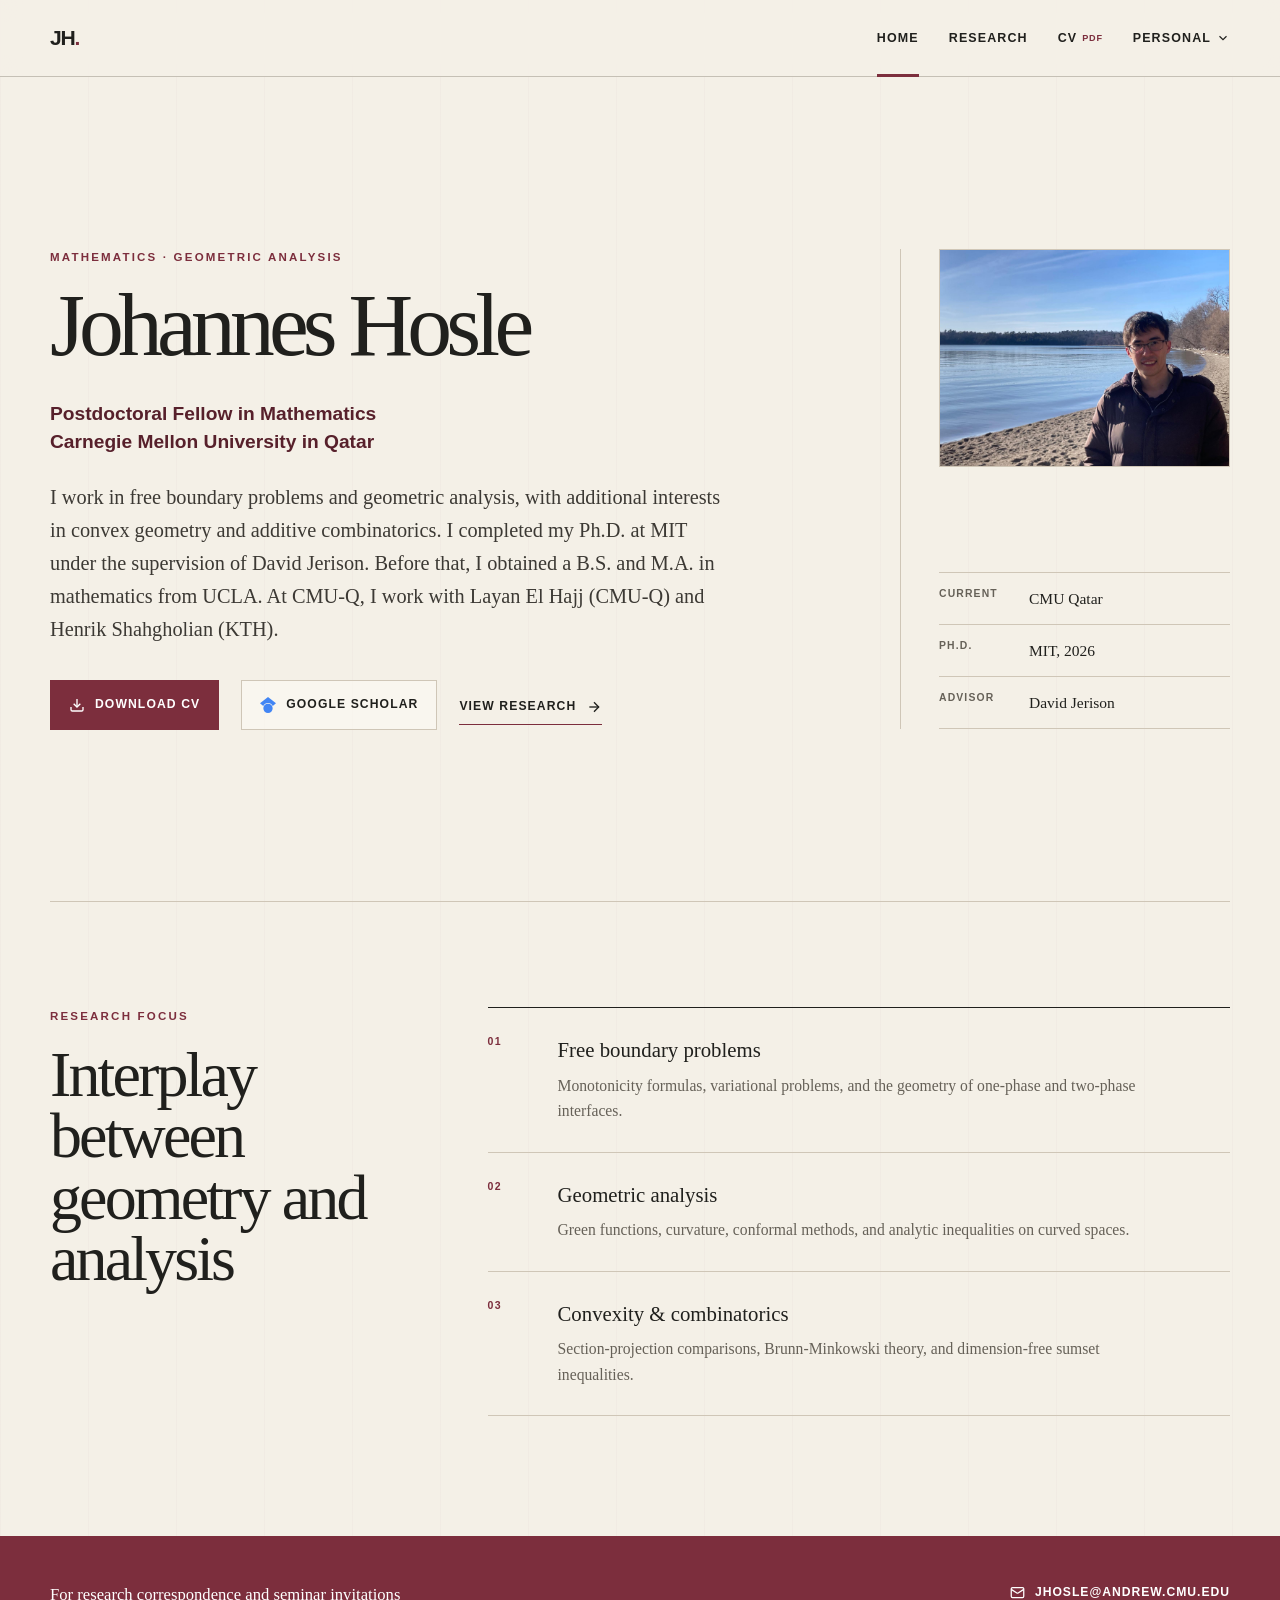
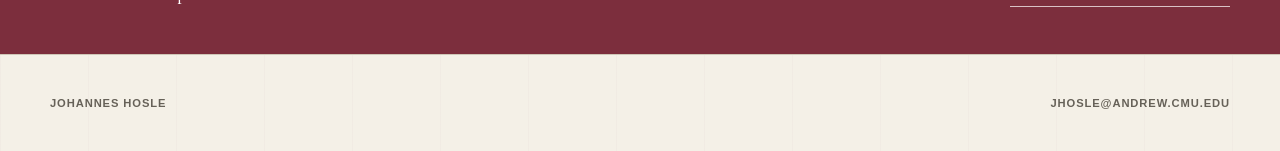
<file: index.html>
<!doctype html>
<html lang="en">
<head>
  <meta charset="utf-8">
  <meta name="viewport" content="width=device-width, initial-scale=1">
  <title>Johannes Hosle</title>
  <meta name="description" content="Johannes Hosle is a mathematician working in free boundary problems, geometric analysis, convex geometry, and additive combinatorics.">
  <link rel="icon" href="/favicon.svg" type="image/svg+xml">
  <link rel="stylesheet" href="/styles.css">
</head>
<body>
  <header class="site-header">
    <div class="page-frame header-inner">
      <a class="wordmark" href="/" aria-label="Johannes Hosle, home">JH<span>.</span></a>
      <nav class="site-nav" aria-label="Main navigation">
        <a data-active="true" aria-current="page" href="/">Home</a>
        <a href="/research/">Research</a>
        <a href="/Johannes_Hosle_CV.pdf" target="_blank" rel="noreferrer">CV <small>PDF</small></a>
        <details class="personal-nav">
          <summary class="personal-trigger">
            Personal
            <svg aria-hidden="true" viewBox="0 0 24 24" fill="none" stroke="currentColor" stroke-width="2"><path d="m6 9 6 6 6-6"/></svg>
          </summary>
          <ul class="personal-menu">
            <li><a class="personal-menu-item" href="/books/">Books</a></li>
          </ul>
        </details>
      </nav>
    </div>
  </header>

  <main>
    <section class="hero page-frame">
      <div class="hero-copy">
        <p class="eyebrow">Mathematics · Geometric analysis</p>
        <h1>Johannes Hosle</h1>
        <p class="hero-role">
          Postdoctoral Fellow in Mathematics<br>
          Carnegie Mellon University in Qatar
        </p>
        <p class="hero-intro">
          I work in free boundary problems and geometric analysis, with additional interests in convex geometry and additive combinatorics. I completed my Ph.D. at MIT under the supervision of David Jerison. Before that, I obtained a B.S. and M.A. in mathematics from UCLA. At CMU-Q, I work with Layan El Hajj (CMU-Q) and Henrik Shahgholian (KTH).
        </p>
        <div class="hero-actions">
          <a class="button button-primary" href="/Johannes_Hosle_CV.pdf" download>
            <svg aria-hidden="true" viewBox="0 0 24 24" fill="none" stroke="currentColor" stroke-width="2"><path d="M21 15v4a2 2 0 0 1-2 2H5a2 2 0 0 1-2-2v-4"/><path d="m7 10 5 5 5-5"/><path d="M12 15V3"/></svg>
            Download CV
          </a>
          <a class="button button-scholar" href="https://scholar.google.com/citations?hl=en&amp;user=av7vL4cAAAAJ" target="_blank" rel="noreferrer">
            <svg aria-hidden="true" viewBox="0 0 24 24"><path d="M12 24a7 7 0 1 0 0-14 7 7 0 0 0 0 14zm0-24L0 9.5l4.838 3.941A8 8 0 0 1 12 9a8 8 0 0 1 7.162 4.441L24 9.5z"/></svg>
            Google Scholar
          </a>
          <a class="button button-text" href="/research/">
            View research
            <svg aria-hidden="true" viewBox="0 0 24 24" fill="none" stroke="currentColor" stroke-width="2"><path d="M5 12h14"/><path d="m12 5 7 7-7 7"/></svg>
          </a>
        </div>
      </div>

      <aside class="hero-aside" aria-label="Academic information">
        <img class="profile-photo" src="/assets/johannes-hosle.jpg" alt="Johannes Hosle by a lake">
        <dl class="credential-list">
          <div><dt>Current</dt><dd>CMU Qatar</dd></div>
          <div><dt>Ph.D.</dt><dd>MIT, 2026</dd></div>
          <div><dt>Advisor</dt><dd>David Jerison</dd></div>
        </dl>
      </aside>
    </section>

    <section class="focus-section page-frame" aria-labelledby="focus-title">
      <div class="section-lead">
        <p class="eyebrow">Research focus</p>
        <h2 id="focus-title">Interplay between geometry and analysis</h2>
      </div>
      <div class="focus-list">
        <article class="focus-item">
          <span>01</span>
          <div><h3>Free boundary problems</h3><p>Monotonicity formulas, variational problems, and the geometry of one-phase and two-phase interfaces.</p></div>
        </article>
        <article class="focus-item">
          <span>02</span>
          <div><h3>Geometric analysis</h3><p>Green functions, curvature, conformal methods, and analytic inequalities on curved spaces.</p></div>
        </article>
        <article class="focus-item">
          <span>03</span>
          <div><h3>Convexity &amp; combinatorics</h3><p>Section-projection comparisons, Brunn-Minkowski theory, and dimension-free sumset inequalities.</p></div>
        </article>
      </div>
    </section>

    <section class="contact-strip">
      <div class="page-frame contact-inner">
        <p>For research correspondence and seminar invitations</p>
        <a href="mailto:jhosle@andrew.cmu.edu">
          <svg aria-hidden="true" viewBox="0 0 24 24" fill="none" stroke="currentColor" stroke-width="2"><rect width="20" height="16" x="2" y="4" rx="2"/><path d="m22 7-8.97 5.7a1.94 1.94 0 0 1-2.06 0L2 7"/></svg>
          jhosle@andrew.cmu.edu
        </a>
      </div>
    </section>
  </main>

  <footer class="site-footer">
    <div class="page-frame footer-inner"><span>Johannes Hosle</span><a href="mailto:jhosle@andrew.cmu.edu">jhosle@andrew.cmu.edu</a></div>
  </footer>
</body>
</html>
</file>
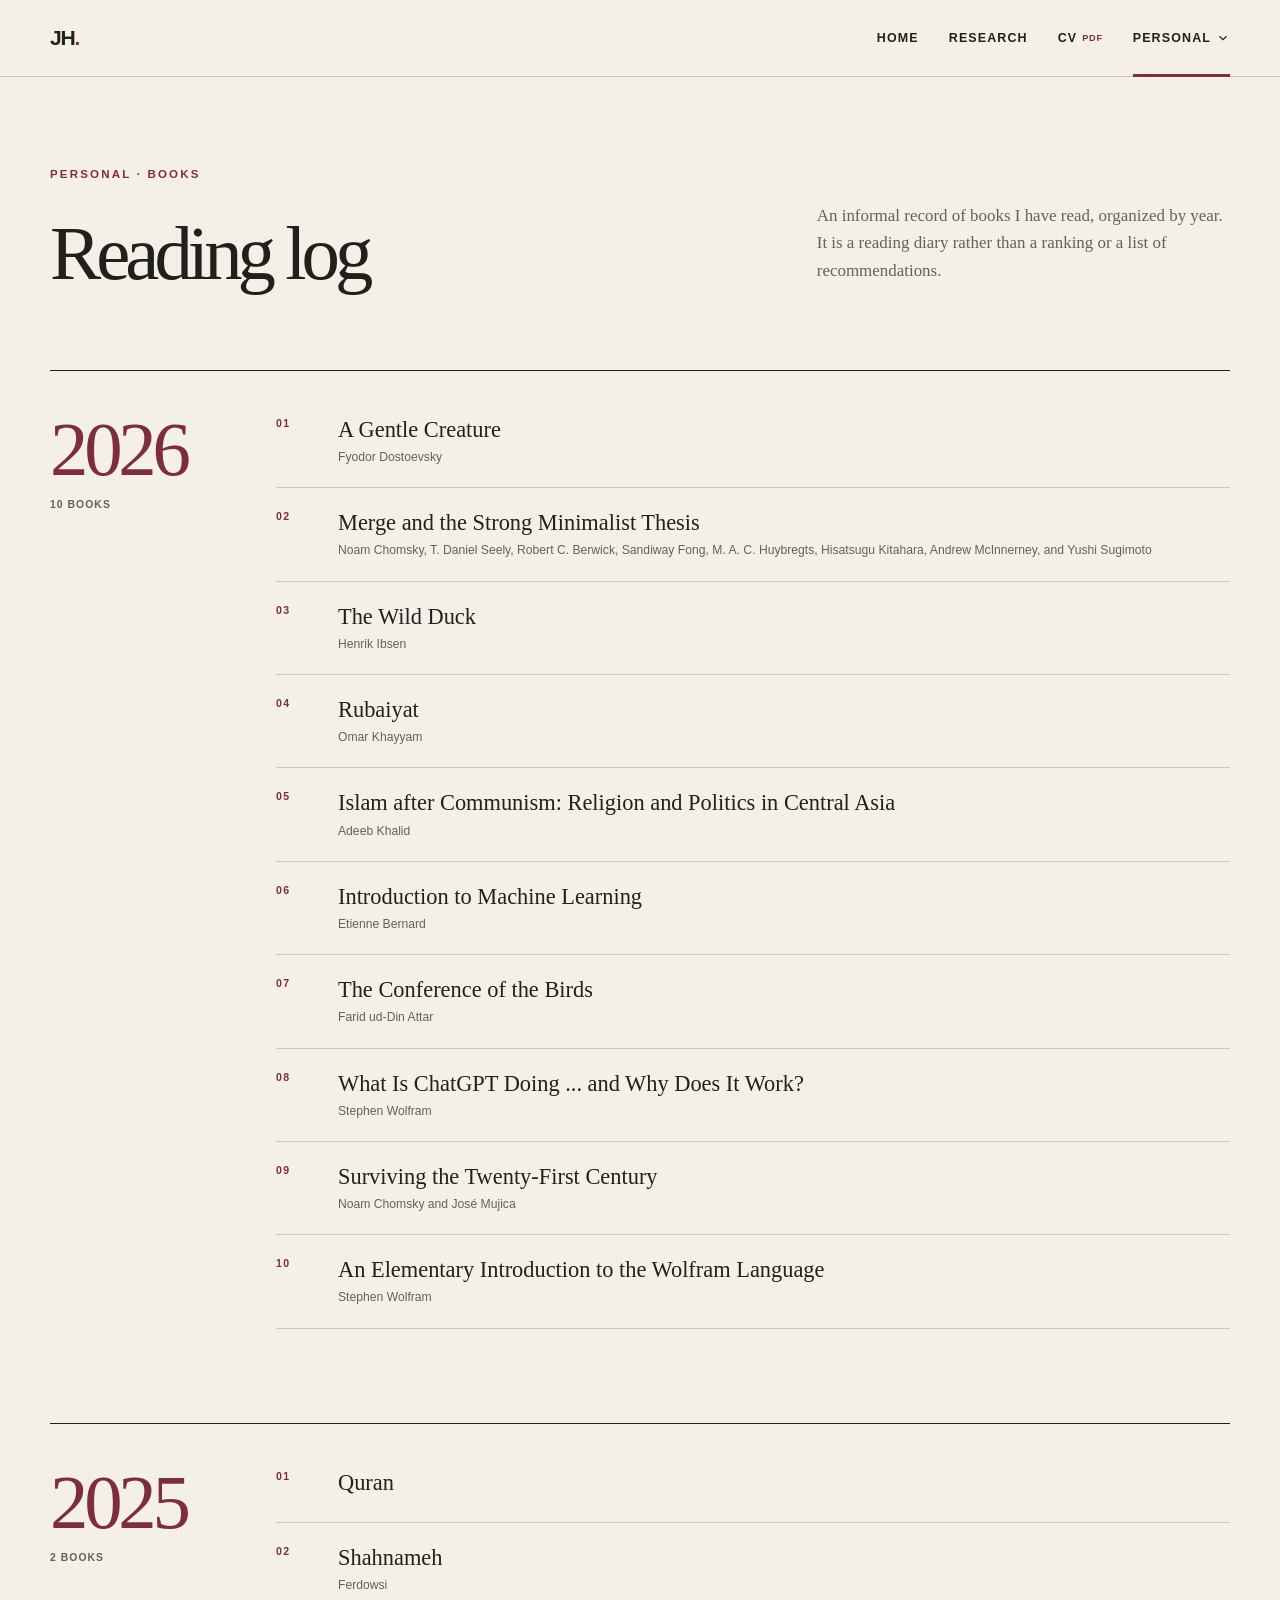
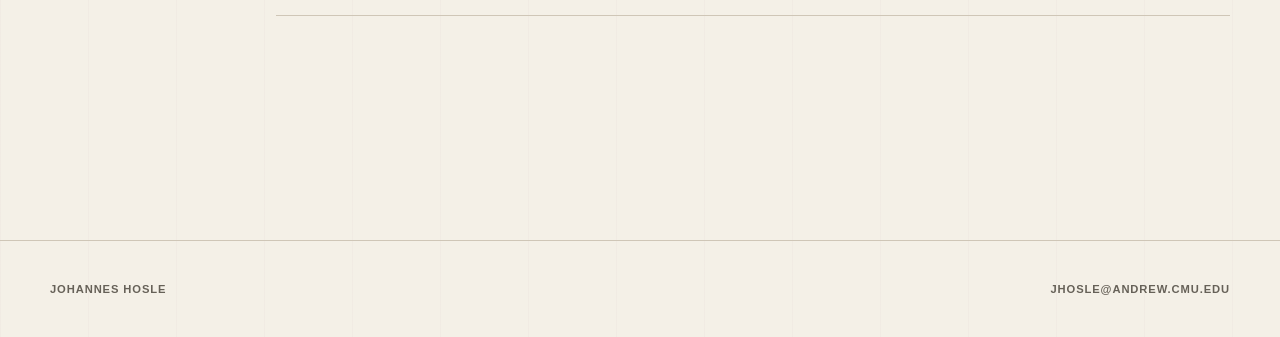
<file: books/index.html>
<!doctype html>
<html lang="en">
<head>
  <meta charset="utf-8">
  <meta name="viewport" content="width=device-width, initial-scale=1">
  <title>Books | Johannes Hosle</title>
  <meta name="description" content="An informal reading log kept by Johannes Hosle.">
  <link rel="icon" href="/favicon.svg" type="image/svg+xml">
  <link rel="stylesheet" href="/styles.css">
</head>
<body>
  <header class="site-header">
    <div class="page-frame header-inner">
      <a class="wordmark" href="/" aria-label="Johannes Hosle, home">JH<span>.</span></a>
      <nav class="site-nav" aria-label="Main navigation">
        <a href="/">Home</a>
        <a href="/research/">Research</a>
        <a href="/Johannes_Hosle_CV.pdf" target="_blank" rel="noreferrer">CV <small>PDF</small></a>
        <details class="personal-nav">
          <summary class="personal-trigger" data-active="true">
            Personal
            <svg aria-hidden="true" viewBox="0 0 24 24" fill="none" stroke="currentColor" stroke-width="2"><path d="m6 9 6 6 6-6"/></svg>
          </summary>
          <ul class="personal-menu"><li><a class="personal-menu-item" aria-current="page" href="/books/">Books</a></li></ul>
        </details>
      </nav>
    </div>
  </header>

  <main class="interior page-frame">
    <header class="page-heading books-heading">
      <p class="eyebrow">Personal · Books</p>
      <h1>Reading log</h1>
      <p>An informal record of books I have read, organized by year. It is a reading diary rather than a ranking or a list of recommendations.</p>
    </header>

    <section class="book-year" aria-labelledby="year-2026">
      <div class="year-marker"><h2 id="year-2026">2026</h2><span>10 books</span></div>
      <ol class="book-list">
        <li><span class="book-number">01</span><div><h3>A Gentle Creature</h3><p>Fyodor Dostoevsky</p></div></li>
        <li><span class="book-number">02</span><div><h3>Merge and the Strong Minimalist Thesis</h3><p>Noam Chomsky, T. Daniel Seely, Robert C. Berwick, Sandiway Fong, M. A. C. Huybregts, Hisatsugu Kitahara, Andrew McInnerney, and Yushi Sugimoto</p></div></li>
        <li><span class="book-number">03</span><div><h3>The Wild Duck</h3><p>Henrik Ibsen</p></div></li>
        <li><span class="book-number">04</span><div><h3>Rubaiyat</h3><p>Omar Khayyam</p></div></li>
        <li><span class="book-number">05</span><div><h3>Islam after Communism: Religion and Politics in Central Asia</h3><p>Adeeb Khalid</p></div></li>
        <li><span class="book-number">06</span><div><h3>Introduction to Machine Learning</h3><p>Etienne Bernard</p></div></li>
        <li><span class="book-number">07</span><div><h3>The Conference of the Birds</h3><p>Farid ud-Din Attar</p></div></li>
        <li><span class="book-number">08</span><div><h3>What Is ChatGPT Doing ... and Why Does It Work?</h3><p>Stephen Wolfram</p></div></li>
        <li><span class="book-number">09</span><div><h3>Surviving the Twenty-First Century</h3><p>Noam Chomsky and José Mujica</p></div></li>
        <li><span class="book-number">10</span><div><h3>An Elementary Introduction to the Wolfram Language</h3><p>Stephen Wolfram</p></div></li>
      </ol>
    </section>

    <section class="book-year" aria-labelledby="year-2025">
      <div class="year-marker"><h2 id="year-2025">2025</h2><span>2 books</span></div>
      <ol class="book-list">
        <li><span class="book-number">01</span><div><h3>Quran</h3></div></li>
        <li><span class="book-number">02</span><div><h3>Shahnameh</h3><p>Ferdowsi</p></div></li>
      </ol>
    </section>
  </main>

  <footer class="site-footer">
    <div class="page-frame footer-inner"><span>Johannes Hosle</span><a href="mailto:jhosle@andrew.cmu.edu">jhosle@andrew.cmu.edu</a></div>
  </footer>
</body>
</html>
</file>
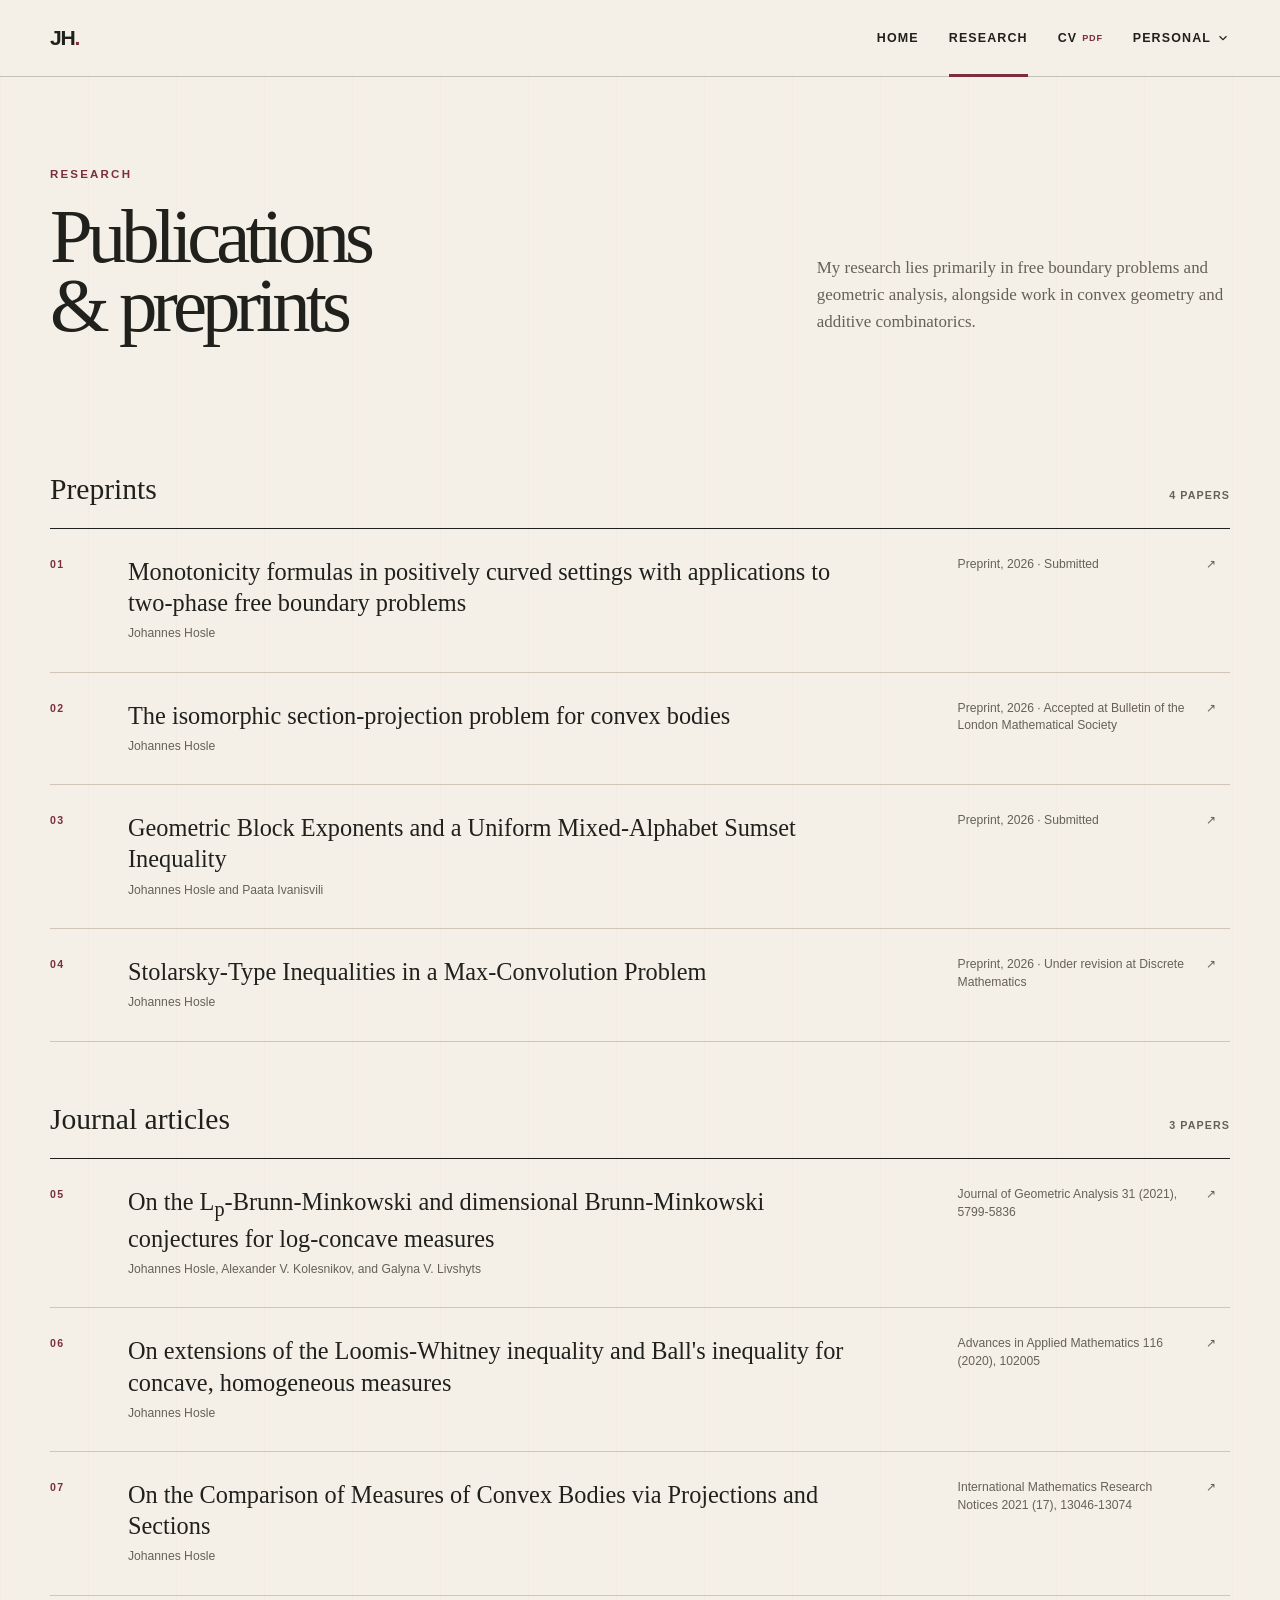
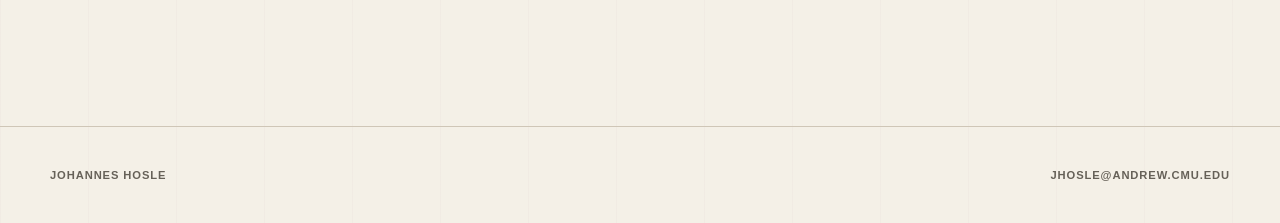
<file: research/index.html>
<!doctype html>
<html lang="en">
<head>
  <meta charset="utf-8">
  <meta name="viewport" content="width=device-width, initial-scale=1">
  <title>Research | Johannes Hosle</title>
  <meta name="description" content="Publications and preprints of Johannes Hosle.">
  <link rel="icon" href="/favicon.svg" type="image/svg+xml">
  <link rel="stylesheet" href="/styles.css">
</head>
<body>
  <header class="site-header">
    <div class="page-frame header-inner">
      <a class="wordmark" href="/" aria-label="Johannes Hosle, home">JH<span>.</span></a>

      <nav class="site-nav" aria-label="Main navigation">
        <a href="/">Home</a>
        <a data-active="true" aria-current="page" href="/research/">Research</a>
        <a href="/Johannes_Hosle_CV.pdf" target="_blank" rel="noreferrer">
          CV <small>PDF</small>
        </a>

        <details class="personal-nav">
          <summary class="personal-trigger">
            Personal
            <svg aria-hidden="true" viewBox="0 0 24 24" fill="none" stroke="currentColor" stroke-width="2">
              <path d="m6 9 6 6 6-6"/>
            </svg>
          </summary>

          <ul class="personal-menu">
            <li>
              <a class="personal-menu-item" href="/books/">Books</a>
            </li>
          </ul>
        </details>
      </nav>
    </div>
  </header>

  <main class="interior page-frame">
    <header class="page-heading">
      <p class="eyebrow">Research</p>
      <h1>Publications<br>&amp; preprints</h1>
      <p>
        My research lies primarily in free boundary problems and geometric
        analysis, alongside work in convex geometry and additive combinatorics.
      </p>
    </header>

    <section class="publication-section" aria-labelledby="preprints-title">
      <div class="publication-heading">
        <h2 id="preprints-title">Preprints</h2>
        <span>4 papers</span>
      </div>

      <div class="paper-list">
        <article class="paper">
          <span class="paper-number">01</span>

          <div class="paper-copy">
            <h3>
              <a href="https://arxiv.org/abs/2609.05107" target="_blank" rel="noreferrer">
                Monotonicity formulas in positively curved settings with applications to two-phase free boundary problems
              </a>
            </h3>
            <p>Johannes Hosle</p>
          </div>

          <div class="paper-meta">
            <span>Preprint, 2026 · Submitted</span>
            <span aria-hidden="true">↗</span>
          </div>
        </article>

        <article class="paper">
          <span class="paper-number">02</span>

          <div class="paper-copy">
            <h3>
              <a href="https://arxiv.org/abs/2607.10881" target="_blank" rel="noreferrer">
                The isomorphic section-projection problem for convex bodies
              </a>
            </h3>
            <p>Johannes Hosle</p>
          </div>

          <div class="paper-meta">
            <span>Preprint, 2026 · Accepted at Bulletin of the London Mathematical Society</span>
            <span aria-hidden="true">↗</span>
          </div>
        </article>

        <article class="paper">
          <span class="paper-number">03</span>

          <div class="paper-copy">
            <h3>
              <a href="https://arxiv.org/abs/2606.25350" target="_blank" rel="noreferrer">
                Geometric Block Exponents and a Uniform Mixed-Alphabet Sumset Inequality
              </a>
            </h3>
            <p>Johannes Hosle and Paata Ivanisvili</p>
          </div>

          <div class="paper-meta">
            <span>Preprint, 2026 · Submitted</span>
            <span aria-hidden="true">↗</span>
          </div>
        </article>

        <article class="paper">
          <span class="paper-number">04</span>

          <div class="paper-copy">
            <h3>
              <a href="https://arxiv.org/abs/2606.07946" target="_blank" rel="noreferrer">
                Stolarsky-Type Inequalities in a Max-Convolution Problem
              </a>
            </h3>
            <p>Johannes Hosle</p>
          </div>

          <div class="paper-meta">
            <span>Preprint, 2026 · Under revision at Discrete Mathematics</span>
            <span aria-hidden="true">↗</span>
          </div>
        </article>
      </div>
    </section>

    <section class="publication-section" aria-labelledby="journal-title">
      <div class="publication-heading">
        <h2 id="journal-title">Journal articles</h2>
        <span>3 papers</span>
      </div>

      <div class="paper-list">
        <article class="paper">
          <span class="paper-number">05</span>

          <div class="paper-copy">
            <h3>
              <a href="https://doi.org/10.1007/s12220-020-00505-z" target="_blank" rel="noreferrer">
                On the L<sub>p</sub>-Brunn-Minkowski and dimensional Brunn-Minkowski conjectures for log-concave measures
              </a>
            </h3>
            <p>Johannes Hosle, Alexander V. Kolesnikov, and Galyna V. Livshyts</p>
          </div>

          <div class="paper-meta">
            <span>Journal of Geometric Analysis 31 (2021), 5799-5836</span>
            <span aria-hidden="true">↗</span>
          </div>
        </article>

        <article class="paper">
          <span class="paper-number">06</span>

          <div class="paper-copy">
            <h3>
              <a href="https://www.sciencedirect.com/science/article/pii/S0196885820300087" target="_blank" rel="noreferrer">
                On extensions of the Loomis-Whitney inequality and Ball's inequality for concave, homogeneous measures
              </a>
            </h3>
            <p>Johannes Hosle</p>
          </div>

          <div class="paper-meta">
            <span>Advances in Applied Mathematics 116 (2020), 102005</span>
            <span aria-hidden="true">↗</span>
          </div>
        </article>

        <article class="paper">
          <span class="paper-number">07</span>

          <div class="paper-copy">
            <h3>
              <a href="https://doi.org/10.1093/imrn/rnz215" target="_blank" rel="noreferrer">
                On the Comparison of Measures of Convex Bodies via Projections and Sections
              </a>
            </h3>
            <p>Johannes Hosle</p>
          </div>

          <div class="paper-meta">
            <span>International Mathematics Research Notices 2021 (17), 13046-13074</span>
            <span aria-hidden="true">↗</span>
          </div>
        </article>
      </div>
    </section>
  </main>

  <footer class="site-footer">
    <div class="page-frame footer-inner">
      <span>Johannes Hosle</span>
      <a href="mailto:jhosle@andrew.cmu.edu">jhosle@andrew.cmu.edu</a>
    </div>
  </footer>
</body>
</html>
</file>
<file: styles.css>
:root {
  --paper: #f4f0e7;
  --paper-deep: #ebe4d7;
  --ink: #20201d;
  --muted: #666158;
  --accent: #7c2e3d;
  --accent-dark: #57202b;
  --line: #cfc6b7;
  --white: #fffdf8;
  --background: var(--paper);
  --foreground: var(--ink);
  --card: var(--white);
  --card-foreground: var(--ink);
  --popover: var(--white);
  --popover-foreground: var(--ink);
  --primary: var(--accent);
  --primary-foreground: #ffffff;
  --secondary: var(--paper-deep);
  --secondary-foreground: var(--ink);
  --muted-foreground: var(--muted);
  --border: var(--line);
  --accent-foreground: var(--ink);
  --radius: 0;
}

* {
  box-sizing: border-box;
}

html {
  scroll-behavior: smooth;
}

body {
  margin: 0;
  background:
    linear-gradient(90deg, rgba(124, 46, 61, 0.025) 1px, transparent 1px) 0 0 / 88px 88px,
    var(--paper);
  color: var(--ink);
  font-family: Georgia, "Times New Roman", serif;
  font-size: 17px;
  line-height: 1.62;
}

a {
  color: inherit;
  text-decoration: none;
}

a:focus-visible,
button:focus-visible {
  outline: 2px solid var(--accent);
  outline-offset: 4px;
}

.page-frame {
  width: min(1180px, calc(100% - 48px));
  margin-inline: auto;
}

.site-header {
  position: sticky;
  top: 0;
  z-index: 40;
  border-bottom: 1px solid rgba(111, 103, 91, 0.35);
  background: rgba(244, 240, 231, 0.94);
  backdrop-filter: blur(12px);
}

.header-inner {
  min-height: 76px;
  display: flex;
  align-items: center;
  justify-content: space-between;
  gap: 28px;
}

.wordmark {
  font-family: Arial, Helvetica, sans-serif;
  font-size: 1.32rem;
  font-weight: 800;
  letter-spacing: -0.06em;
}

.wordmark span {
  color: var(--accent);
}

.site-nav {
  display: flex;
  align-items: stretch;
  gap: 30px;
  font-family: Arial, Helvetica, sans-serif;
  font-size: 0.78rem;
  font-weight: 700;
  letter-spacing: 0.09em;
  text-transform: uppercase;
}

.personal-nav {
  position: relative;
  display: flex;
}

.site-nav > a,
.personal-trigger {
  position: relative;
  min-height: 76px;
  display: inline-flex;
  align-items: center;
  gap: 5px;
  border: 0;
  background: transparent;
  color: var(--ink);
  cursor: pointer;
  font: inherit;
  letter-spacing: inherit;
  text-transform: inherit;
  list-style: none;
}

.personal-trigger::-webkit-details-marker {
  display: none;
}

.site-nav > a::after,
.personal-trigger::after {
  position: absolute;
  left: 0;
  right: 0;
  bottom: -1px;
  height: 3px;
  background: var(--accent);
  content: "";
  opacity: 0;
  transform: scaleX(0.35);
  transition: opacity 160ms ease, transform 160ms ease;
}

.site-nav > a:hover::after,
.site-nav > a[data-active="true"]::after,
.personal-trigger:hover::after,
.personal-trigger[data-active="true"]::after {
  opacity: 1;
  transform: scaleX(1);
}

.site-nav small {
  color: var(--accent);
  font-size: 0.57rem;
  letter-spacing: 0.08em;
}

.personal-trigger svg {
  width: 14px;
  height: 14px;
  transition: transform 160ms ease;
}

.personal-nav[open] .personal-trigger svg {
  transform: rotate(180deg);
}

.personal-menu {
  position: absolute;
  top: calc(100% - 8px);
  right: 0;
  z-index: 50;
  min-width: 170px;
  margin: 0;
  border: 1px solid var(--line);
  border-radius: 0;
  background: var(--white);
  padding: 7px;
  list-style: none;
  box-shadow: 0 18px 45px rgba(42, 36, 29, 0.16);
}

.personal-menu-item {
  display: block;
  border-radius: 0;
  padding: 10px 12px;
  font-family: Arial, Helvetica, sans-serif;
  font-size: 0.78rem;
  font-weight: 700;
  letter-spacing: 0.08em;
  text-transform: uppercase;
}

.personal-menu-item:hover,
.personal-menu-item:focus {
  background: var(--paper-deep);
}

.hero {
  min-height: calc(100vh - 76px);
  display: grid;
  grid-template-columns: minmax(0, 1.4fr) minmax(260px, 0.6fr);
  align-items: center;
  gap: 80px;
  padding-block: 72px;
}

.eyebrow {
  margin: 0 0 18px;
  color: var(--accent);
  font-family: Arial, Helvetica, sans-serif;
  font-size: 0.72rem;
  font-weight: 800;
  letter-spacing: 0.19em;
  text-transform: uppercase;
}

.hero h1,
.page-heading h1 {
  margin: 0;
  font-size: clamp(3.8rem, 7vw, 6rem);
  font-weight: 400;
  letter-spacing: -0.065em;
  line-height: 0.9;
}

.hero h1,
.books-heading h1 {
  white-space: nowrap;
}

.hero-role {
  margin: 34px 0 0;
  color: var(--accent-dark);
  font-family: Arial, Helvetica, sans-serif;
  font-size: clamp(1rem, 2vw, 1.2rem);
  font-weight: 700;
  line-height: 1.48;
}

.hero-intro {
  max-width: 680px;
  margin: 25px 0 0;
  color: #3c3934;
  font-size: clamp(1.06rem, 1.8vw, 1.27rem);
}

.hero-actions {
  display: flex;
  align-items: center;
  flex-wrap: wrap;
  gap: 22px;
  margin-top: 34px;
}

.button {
  display: inline-flex;
  align-items: center;
  gap: 10px;
  font-family: Arial, Helvetica, sans-serif;
  font-size: 0.76rem;
  font-weight: 800;
  letter-spacing: 0.09em;
  text-transform: uppercase;
}

.button svg {
  width: 16px;
  height: 16px;
}

.button-primary {
  background: var(--accent);
  color: white;
  padding: 15px 19px;
  transition: background 160ms ease, transform 160ms ease;
}

.button-primary:hover {
  background: var(--accent-dark);
  transform: translateY(-2px);
}

.button-scholar {
  border: 1px solid var(--line);
  background: rgba(255, 253, 248, 0.5);
  padding: 14px 18px;
  transition: border-color 160ms ease, background 160ms ease, transform 160ms ease;
}

.button-scholar svg {
  fill: #4285f4;
}

.button-scholar:hover {
  border-color: var(--ink);
  background: var(--white);
  transform: translateY(-2px);
}

.button-text {
  border-bottom: 1px solid var(--accent);
  padding: 12px 0 7px;
}

.button-text svg {
  transition: transform 160ms ease;
}

.button-text:hover svg {
  transform: translateX(4px);
}

.hero-aside {
  min-height: 480px;
  display: flex;
  flex-direction: column;
  justify-content: space-between;
  border-left: 1px solid var(--line);
  padding-left: 38px;
}

.profile-photo {
  display: block;
  width: 100%;
  aspect-ratio: 4 / 3;
  border: 1px solid var(--line);
  object-fit: cover;
}

.credential-list {
  margin: 0;
  border-top: 1px solid var(--line);
}

.credential-list > div {
  display: grid;
  grid-template-columns: 74px 1fr;
  gap: 16px;
  padding: 13px 0;
  border-bottom: 1px solid var(--line);
}

.credential-list dt,
.credential-list dd {
  margin: 0;
}

.credential-list dt {
  color: var(--muted);
  font-family: Arial, Helvetica, sans-serif;
  font-size: 0.65rem;
  font-weight: 800;
  letter-spacing: 0.11em;
  text-transform: uppercase;
}

.credential-list dd {
  font-size: 0.97rem;
}

.focus-section {
  display: grid;
  grid-template-columns: minmax(260px, 0.65fr) minmax(0, 1.35fr);
  gap: 80px;
  padding-block: 105px 120px;
  border-top: 1px solid var(--line);
}

.section-lead h2 {
  max-width: 380px;
  margin: 0;
  font-size: clamp(2.4rem, 5vw, 4.6rem);
  font-weight: 400;
  letter-spacing: -0.045em;
  line-height: 0.96;
}

.focus-list {
  border-top: 1px solid var(--ink);
}

.focus-item {
  display: grid;
  grid-template-columns: 52px 1fr;
  gap: 18px;
  padding: 25px 0 28px;
  border-bottom: 1px solid var(--line);
}

.focus-item > span,
.paper-number,
.book-number {
  color: var(--accent);
  font-family: Arial, Helvetica, sans-serif;
  font-size: 0.66rem;
  font-weight: 800;
  letter-spacing: 0.13em;
}

.focus-item h3 {
  margin: 0 0 6px;
  font-size: 1.3rem;
  font-weight: 500;
}

.focus-item p {
  max-width: 610px;
  margin: 0;
  color: var(--muted);
  font-size: 0.98rem;
}

.contact-strip {
  background: var(--accent);
  color: white;
}

.contact-inner {
  min-height: 118px;
  display: flex;
  align-items: center;
  justify-content: space-between;
  gap: 30px;
}

.contact-inner p {
  margin: 0;
  font-size: 1.04rem;
}

.contact-inner a {
  display: inline-flex;
  align-items: center;
  gap: 10px;
  border-bottom: 1px solid rgba(255, 255, 255, 0.7);
  padding-bottom: 4px;
  font-family: Arial, Helvetica, sans-serif;
  font-size: 0.76rem;
  font-weight: 800;
  letter-spacing: 0.08em;
  text-transform: uppercase;
}

.contact-inner svg {
  width: 15px;
  height: 15px;
}

.interior {
  padding-block: 88px 130px;
}

.page-heading {
  display: grid;
  grid-template-columns: minmax(0, 1.25fr) minmax(260px, 0.75fr);
  column-gap: 78px;
  align-items: end;
  padding-bottom: 72px;
}

.page-heading .eyebrow {
  grid-column: 1 / -1;
}

.page-heading h1 {
  font-size: clamp(3.5rem, 6vw, 5.8rem);
}

.page-heading > p:last-child {
  margin: 0 0 4px;
  color: var(--muted);
  font-size: 1.06rem;
}

.publication-section {
  margin-top: 54px;
}

.publication-heading {
  display: flex;
  align-items: baseline;
  justify-content: space-between;
  gap: 20px;
  margin-bottom: 14px;
}

.publication-heading h2 {
  margin: 0;
  font-size: 1.85rem;
  font-weight: 400;
}

.publication-heading span {
  color: var(--muted);
  font-family: Arial, Helvetica, sans-serif;
  font-size: 0.67rem;
  font-weight: 700;
  letter-spacing: 0.1em;
  text-transform: uppercase;
}

.paper-list {
  border-top: 1px solid var(--ink);
}

.paper {
  display: grid;
  grid-template-columns: 56px minmax(0, 1fr) minmax(170px, 0.32fr);
  gap: 22px;
  align-items: start;
  padding: 27px 14px 29px 0;
  border-bottom: 1px solid var(--line);
  transition: background 160ms ease, padding-left 160ms ease;
}

.paper:has(a):hover {
  background: rgba(255, 253, 248, 0.56);
  padding-left: 14px;
}

.paper-copy h3 {
  max-width: 720px;
  margin: 0 0 7px;
  font-size: clamp(1.2rem, 2vw, 1.52rem);
  font-weight: 500;
  line-height: 1.28;
}

.paper-copy h3 a {
  text-decoration-color: transparent;
  text-decoration-line: underline;
  text-decoration-thickness: 1px;
  text-underline-offset: 4px;
  transition: color 160ms ease, text-decoration-color 160ms ease;
}

.paper-copy h3 a:hover {
  color: var(--accent);
  text-decoration-color: var(--accent);
}

.paper-copy p,
.paper-meta {
  margin: 0;
  color: var(--muted);
  font-family: Arial, Helvetica, sans-serif;
  font-size: 0.76rem;
  line-height: 1.45;
}

.paper-meta {
  display: flex;
  justify-content: space-between;
  gap: 12px;
}

.paper-meta svg {
  width: 16px;
  height: 16px;
  flex: 0 0 auto;
  color: var(--accent);
}

.books-heading {
  padding-bottom: 82px;
}

.book-year {
  display: grid;
  grid-template-columns: 180px minmax(0, 1fr);
  gap: 46px;
  padding-block: 44px 74px;
  border-top: 1px solid var(--ink);
}

.year-marker {
  position: sticky;
  top: 112px;
  align-self: start;
}

.year-marker h2 {
  margin: 0;
  color: var(--accent);
  font-size: clamp(3.2rem, 6vw, 5.3rem);
  font-weight: 400;
  letter-spacing: -0.055em;
  line-height: 0.9;
}

.year-marker span {
  display: block;
  margin-top: 13px;
  color: var(--muted);
  font-family: Arial, Helvetica, sans-serif;
  font-size: 0.65rem;
  font-weight: 700;
  letter-spacing: 0.1em;
  text-transform: uppercase;
}

.book-list {
  margin: 0;
  padding: 0;
  list-style: none;
}

.book-list li {
  display: grid;
  grid-template-columns: 48px minmax(0, 1fr);
  gap: 14px;
  padding: 0 0 21px;
  margin-bottom: 20px;
  border-bottom: 1px solid var(--line);
}

.book-list h3 {
  margin: 0 0 4px;
  font-size: clamp(1.13rem, 2vw, 1.4rem);
  font-weight: 500;
  line-height: 1.3;
}

.book-list p {
  margin: 0;
  color: var(--muted);
  font-family: Arial, Helvetica, sans-serif;
  font-size: 0.76rem;
  line-height: 1.5;
}

.site-footer {
  border-top: 1px solid var(--line);
}

.footer-inner {
  min-height: 96px;
  display: flex;
  align-items: center;
  justify-content: space-between;
  gap: 30px;
  color: var(--muted);
  font-family: Arial, Helvetica, sans-serif;
  font-size: 0.7rem;
  font-weight: 700;
  letter-spacing: 0.08em;
  text-transform: uppercase;
}

.footer-inner a:hover {
  color: var(--accent);
}

@media (max-width: 800px) {
  .page-frame {
    width: min(100% - 32px, 680px);
  }

  .header-inner {
    min-height: 68px;
  }

  .site-nav {
    gap: 17px;
    font-size: 0.65rem;
  }

  .site-nav > a,
  .personal-trigger {
    min-height: 68px;
  }

  .site-nav small {
    display: none;
  }

  .hero {
    min-height: auto;
    grid-template-columns: 1fr;
    gap: 55px;
    padding-block: 70px 85px;
  }

  .hero-aside {
    min-height: 0;
    display: grid;
    grid-template-columns: 0.45fr 1fr;
    gap: 35px;
    border-left: 0;
    border-top: 1px solid var(--line);
    padding: 34px 0 0;
  }

  .profile-photo {
    aspect-ratio: 1 / 1;
    object-position: 76% 50%;
  }

  .focus-section,
  .page-heading {
    grid-template-columns: 1fr;
    gap: 45px;
  }

  .focus-section {
    padding-block: 80px 90px;
  }

  .page-heading {
    padding-bottom: 55px;
  }

  .paper {
    grid-template-columns: 42px minmax(0, 1fr);
  }

  .paper-meta {
    grid-column: 2;
    max-width: 460px;
    justify-content: flex-start;
  }

  .book-year {
    grid-template-columns: 1fr;
    gap: 38px;
  }

  .year-marker {
    position: static;
  }
}

@media (max-width: 560px) {
  body {
    font-size: 16px;
  }

  .wordmark {
    display: none;
  }

  .header-inner {
    justify-content: center;
  }

  .site-nav {
    width: 100%;
    justify-content: space-between;
    gap: 10px;
  }

  .hero h1,
  .page-heading h1 {
    font-size: clamp(2.4rem, 12vw, 4.5rem);
  }

  .hero-aside {
    grid-template-columns: 1fr;
  }

  .profile-photo {
    aspect-ratio: 4 / 3;
    object-position: center;
  }

  .contact-inner,
  .footer-inner {
    align-items: flex-start;
    flex-direction: column;
    justify-content: center;
    gap: 10px;
  }

  .interior {
    padding-block: 62px 90px;
  }

  .publication-heading {
    align-items: flex-start;
    flex-direction: column;
    gap: 3px;
  }

  .paper {
    grid-template-columns: 34px minmax(0, 1fr);
    gap: 12px;
    padding-right: 0;
  }

  .paper:has(a):hover {
    padding-left: 0;
  }

  .book-list li {
    grid-template-columns: 34px minmax(0, 1fr);
    gap: 12px;
  }
}

@media (prefers-reduced-motion: reduce) {
  * {
    scroll-behavior: auto !important;
    transition-duration: 0.01ms !important;
  }
}
</file>
